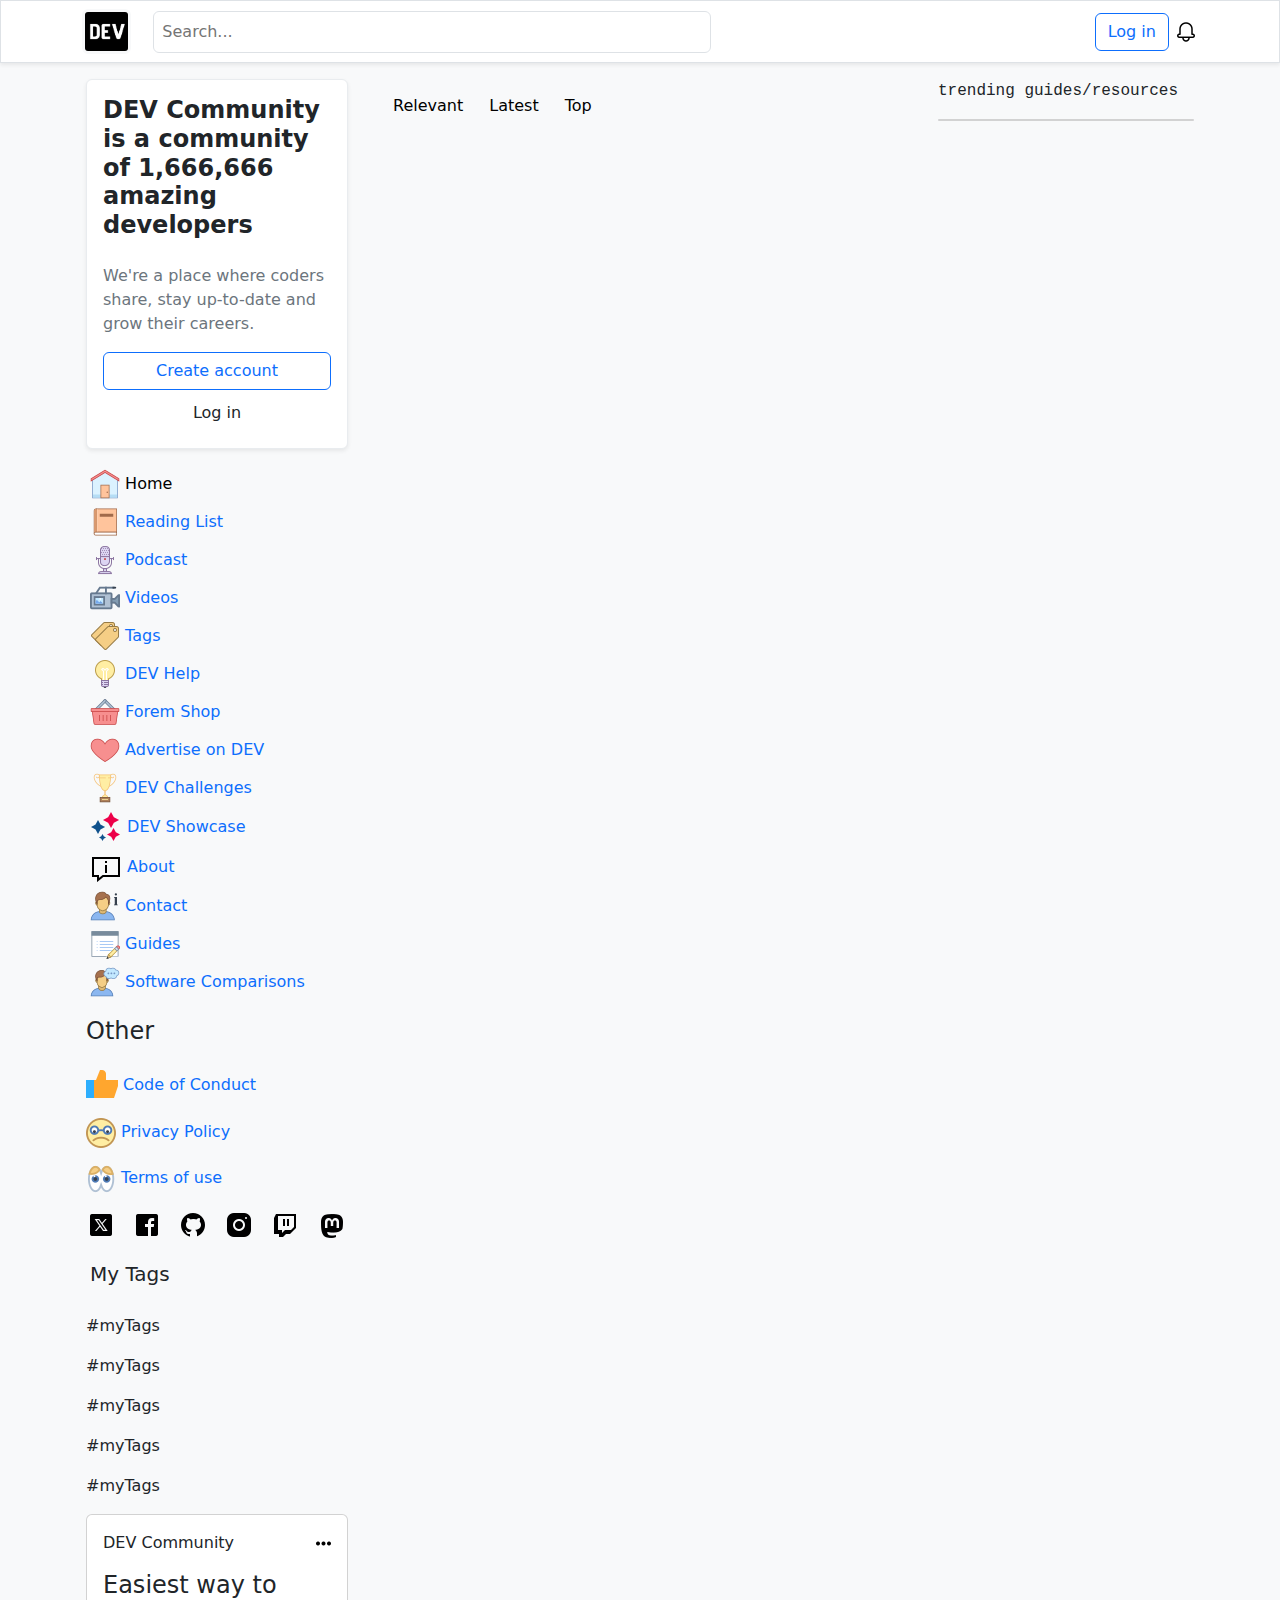
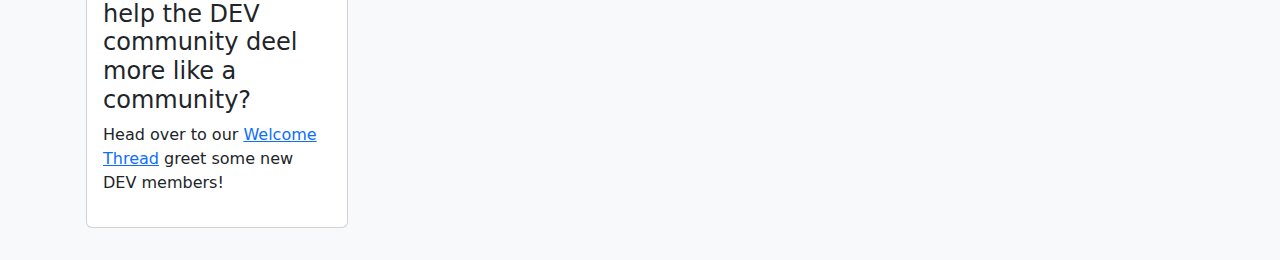
<file: index.html>
<!DOCTYPE html>
<html lang="en">

<head>
  <meta charset="UTF-8" />
  <meta name="viewport" content="width=device-width, initial-scale=1.0" />
  <link rel="stylesheet" href="./CSS/styles.css" />
  <link href="https://cdn.jsdelivr.net/npm/bootstrap@5.3.3/dist/css/bootstrap.min.css" rel="stylesheet"
    integrity="sha384-QWTKZyjpPEjISv5WaRU9OFeRpok6YctnYmDr5pNlyT2bRjXh0JMhjY6hW+ALEwIH" crossorigin="anonymous" />
  <title>Test Work Final</title>
</head>

<body class="bg-body-tertiary">
  <!-- NAV-BAR -->
  <nav class="navbar sticky bg-white shadow-sm border">
    <div class="container justify-content-evenly">
      <!-- DIV .INPUT-BAR -->
      <div class="input-bar col-8">
        <a class="navbar-brand" href="#">
          <img class="border border-3 border-light rounded" src="./IMG/dev-black.png" alt="DEV" width="49"
            height="45" />
        </a>
        <input id="searchBar" type="text" class="border rounded p-2 col-9 sticky-top bg-white" placeholder="Search..." />
      </div>
      <div class="col-4 d-flex justify-content-end">
        <!-- BOTON CREATE-POST -->
        <div class="create-post me-4">
          <button class="btn btn-outline-primary" id="createPost"
            onclick="window.location.href = 'VIEWS/userPost.html'">Create Post</button>

        </div>
        <!-- DIV .LOGOUT-BUTTON-BAR -->
        <div class="logut-button-bar me-4">
          <button type="button" class="btn btn-outline-warning d-none" id="logoutHome"
            onclick="window.location.href = 'index.html'">
            Log out
          </button>
        </div>
        <!-- DIV .LOGIN-BUTTON-BAR -->
        <div class="login-button-bar">
          <button type="button" class="login-button btn btn-outline-primary d-none" id="loginBtnNav"
            onclick="window.location.href = 'VIEWS/loginPage.html'">
            Log in
          </button>
          <img src="./IMG/icons8-bell-24.png" alt="Bell" />
          <img id="avatar-login" class="img-thumbnail rounded-circle" width="35"
            src="./IMG/imageslocomotionLogo123445666556756.png" alt="locomotion-logo" />
        </div>
      </div>
    </div>
  </nav>

  <!-- MAIN CONATINER (AQUI VAN LOS SIDE-BAR Y CENTRAL BAR)   -->
  <div class="container text-center d-flex flex-row mb-3 p-3">
    <!-- CONTENEDOR DE LOS LEFT, CENTRAL Y RIGHTBAR -->
    <div class="row">
      <!-- LEFT-BAR -->
      <div class="col">

        <!-- CODIGO DE JAIRO BERMEJO-->
        <!-- card create account & login (left) -->
        <div id="login-card" class='d-none loggin-card card border-light-subtle text-start shadow-sm col-md-auto'>
          <div class='card-body'>
            <h5 class='card-title pb-3 fw-bold fs-4'>DEV Community is a community of 1,666,666 amazing
              developers
            </h5>
            <p class='card-text text-secondary'>We're a place where coders share, stay up-to-date
              and grow their careers.
            </p>
            <div class='d-flex flex-column gap-1'>
              <button type='button' class='btn btn-outline-primary'>Create account</button>
              <a href='VIEWS/loginPage.html' class='w-100'>
                <button id="loginhome" type='button' class='btn btn-login w-100'>Log in</button>
              </a>
            </div>
          </div>
        </div>
        <!-- MENU LISTA SETTINGS -->
        <div class="setting-menu">
          <ul class="d-flex flex-column align-items-md-start list-group mt-3 list-unstyled">
            <li class="p-1">

              <img class="" src="./IMG/icons8-home-30.png" alt=""></svg>
              <a class="link-offset-2 link-offset-3-hover link-underline link-underline-opacity-0 link-underline-opacity-75-hover text-black"
                href="">Home

              </a>
            </li>
            <li class="p-1">

              <img class="" src="./IMG/icons8-book-30.png" alt=""></svg>
              <a class="link-offset-2 link-offset-3-hover link-underline link-underline-opacity-0 link-underline-opacity-75-hover"
                href="">Reading List

              </a>
            </li>
            <li class=" p-1">

              <img class="" src="./IMG/icons8-podcast-30.png" alt=""></svg>
              <a class="link-offset-2 link-offset-3-hover link-underline link-underline-opacity-0 link-underline-opacity-75-hover""
                  href=""
                  >Podcast
              
              </a>
            </li>
              <li class=" p-1">

                <img class="" src="./IMG/icons8-video-camera-30.png" alt=""></svg>
                <a class="link-offset-2 link-offset-3-hover link-underline link-underline-opacity-0 link-underline-opacity-75-hover""
                  href=""
                  >Videos
              
              </a>
            </li>
              <li class=" p-1">

                  <img class="" src="./IMG/icons8-tags-30.png" alt=""></svg>
                  <a class="link-offset-2 link-offset-3-hover link-underline link-underline-opacity-0 link-underline-opacity-75-hover""
                  href=""
                  >Tags
              
              </a>
            </li>
              <li class=" p-1">

                    <img class="" src="./IMG/icons8-light-30.png" alt=""></svg>
                    <a class="link-offset-2 link-offset-3-hover link-underline link-underline-opacity-0 link-underline-opacity-75-hover"
                      href="">DEV Help

                    </a>
            </li>
            <li class="p-1">

              <img class="" src="./IMG/icons8-shopping-basket-30.png" alt=""></svg>
              <a class="link-offset-2 link-offset-3-hover link-underline link-underline-opacity-0 link-underline-opacity-75-hover"
                href="">Forem Shop

              </a>
            </li>
            <li class="p-1">

              <img class="" src="./IMG/icons8-love-30.png" alt=""></svg>
              <a class="link-offset-2 link-offset-3-hover link-underline link-underline-opacity-0 link-underline-opacity-75-hover"
                href="">Advertise on DEV

              </a>
            </li>
            <li class="p-1">

              <img class="" src="./IMG/icons8-trophy-30.png" alt=""></svg>
              <a class="link-offset-2 link-offset-3-hover link-underline link-underline-opacity-0 link-underline-opacity-75-hover"
                href="">DEV Challenges

              </a>
            </li>
            <li class="p-1">

              <img class="" src="./IMG/icons8-shine-32.png" alt=""></svg>
              <a class="link-offset-2 link-offset-3-hover link-underline link-underline-opacity-0 link-underline-opacity-75-hover"
                href="">DEV Showcase

              </a>
            </li>
            <li class="p-1">

              <img class="" src="./IMG/icons8-about-32.png" alt=""></svg>
              <a class="link-offset-2 link-offset-3-hover link-underline link-underline-opacity-0 link-underline-opacity-75-hover"
                href="">About

              </a>
            </li>
            <li class="p-1">

              <img class="" src="./IMG/icons8-contact-30.png" alt=""></svg>
              <a class="link-offset-2 link-offset-3-hover link-underline link-underline-opacity-0 link-underline-opacity-75-hover"
                href="">Contact

              </a>
            </li>
            <li class="p-1">

              <img class="" src="./IMG/icons8-edit-property-30.png" alt=""></svg>
              <a class="link-offset-2 link-offset-3-hover link-underline link-underline-opacity-0 link-underline-opacity-75-hover"
                href="">Guides

              </a>
            </li>
            <li class="p-1">

              <img class="" src="./IMG/icons8-thinking-30.png" alt=""></svg>
              <a class="link-offset-2 link-offset-3-hover link-underline link-underline-opacity-0 link-underline-opacity-75-hover"
                href="">Software Comparisons

              </a>
            </li>
          </ul>
        </div>
        <div class="other d-flex flex-column align-items-md-start mt-3">
          <h4>Other</h4>
          <ul class="d-flex flex-column align-items-md-start list-group list-unstyled">
            <li class="mt-3"><a
                class="link-offset-2 link-offset-1-hover link-underline link-underline-opacity-0 link-underline-opacity-75-hover"
                href="">
                <img src="./IMG/icons8-thumb-up-32.png" alt="">
                Code of Conduct</a></li>
            <li class="mt-3"><a
                class="link-offset-2 link-offset-1-hover link-underline link-underline-opacity-0 link-underline-opacity-75-hover"
                href="">
                <img src="./IMG/icons8-nerd-30.png" alt="">
                Privacy Policy</a></li>
            <li class="mt-3"><a
                class="link-offset-2 link-offset-1-hover link-underline link-underline-opacity-0 link-underline-opacity-75-hover"
                href="">
                <img src="./IMG/icons8-eyes-30.png" alt="">
                Terms of use</a></li>
            <div class="other-social-buttons mt-3 d-flex justify-content-between gap-3">
              <label for=""><img class="x-button-logo" src="./IMG/icons8-x-30.png" alt="X" /></label>
              <label for=""><img class="facebook-button-logo" src="./IMG/icons8-facebook-30.png"
                  alt="facebook" /></label>
              <label for=""><img class="github-button-logo" src="./IMG/icons8-github-30.png" alt="github" /></label>
              <label for=""><img class="instagram-button-logo" src="./IMG/icons8-instagram-30.png"
                  alt="instagram" /></label>
              <label for=""><img class="twitch-button-logo" src="./IMG/icons8-twitch-30.png" alt="twitch" /></label>
              <label for=""><img class="mastodon-button-logo" src="./IMG/icons8-mastodon-32.png"
                  alt="mastodon" /></label>
            </div>
          </ul>
        </div>
        <!-- AQUI VAN LOS TAGS -->
        <div class="my-tags col d-flex flex-column align-items-md-start mt-3">
          <h5 class="p-1 rounded" href="#simple-list-item-1">My Tags</h5>
          <div data-bs-spy="scroll" data-bs-target="#navbar-example2" data-bs-root-margin="0px 0px -40%"
            data-bs-smooth-scroll="true" class="scrollspy-example bg-body-tertiary mt-3 rounded-2" tabindex="0">
            <!-- <h4 id="scrollspyHeading1">First heading</h4> -->
            <p>#myTags</p>
            <!-- <h4 id="scrollspyHeading2">Second heading</h4> -->
            <p>#myTags</p>
            <!-- <h4 id="scrollspyHeading3">Third heading</h4> -->
            <p>#myTags</p>
            <!-- <h4 id="scrollspyHeading4">Fourth heading</h4> -->
            <p>#myTags</p>
            <!-- <h4 id="scrollspyHeading5">Fifth heading</h4> -->
            <p>#myTags</p>

          </div>
        </div>
        <!-- CARD DEV COMMUNITY -->
        <div class="dev-community card p-3">
          <div class="content-text-community d-flex justify-content-between">
          <div class="text-community text-start">
            <p>DEV Community</p>
          </div>
          <div class="ellipse-logo-button">
            <label for=""><img src="./IMG/icons8-ellipsis-30.png" alt="" width="15px"></label>
          </div>
        </div>
          <div class="text-description-card text-start">
            <h4>Easiest way to help the DEV community deel more like a community?</h4>
          </div>
          <div class="text-low-card text-start">
            <p>Head over to our <a href="">Welcome Thread</a> greet some new DEV members!</p>
          </div>
        </div>
      </div>
      <!-- COLUMNA CENTRAL (POST) -->
      <div class="col-md-6">
        <div class="main-container col-md-auto">
          <div class="d-flex m-2">
            <button id="filter-relevant" class="btn btn-light">Relevant</button>
            <button id="filter-latest" class="btn btn-light">Latest</button>
            <button id="filter-top" class="btn btn-light">Top</button>
          </div>
          <div id="main-post" class="main-container col-md-auto border-light-subtle"></div>



        </div>
      </div>
      <!-- COLUMNA DERECHA (RIGHT-BAR) -->
      <div class="col">
        <p class="font-monospace text-start">trending guides/resources</p>
        <div class="list-group col" id="list-post-tags">

        </div>
        <div class="card"></div>
      </div>
    </div>
  </div>
  <script src="https://cdn.jsdelivr.net/npm/bootstrap@5.3.3/dist/js/bootstrap.bundle.min.js"
    integrity="sha384-YvpcrYf0tY3lHB60NNkmXc5s9fDVZLESaAA55NDzOxhy9GkcIdslK1eN7N6jIeHz"
    crossorigin="anonymous"></script>
  <script src="JS/main.js" type="module"></script>
  <script src="./JS/loggin.js"></script>
</body>

</html>
</file>
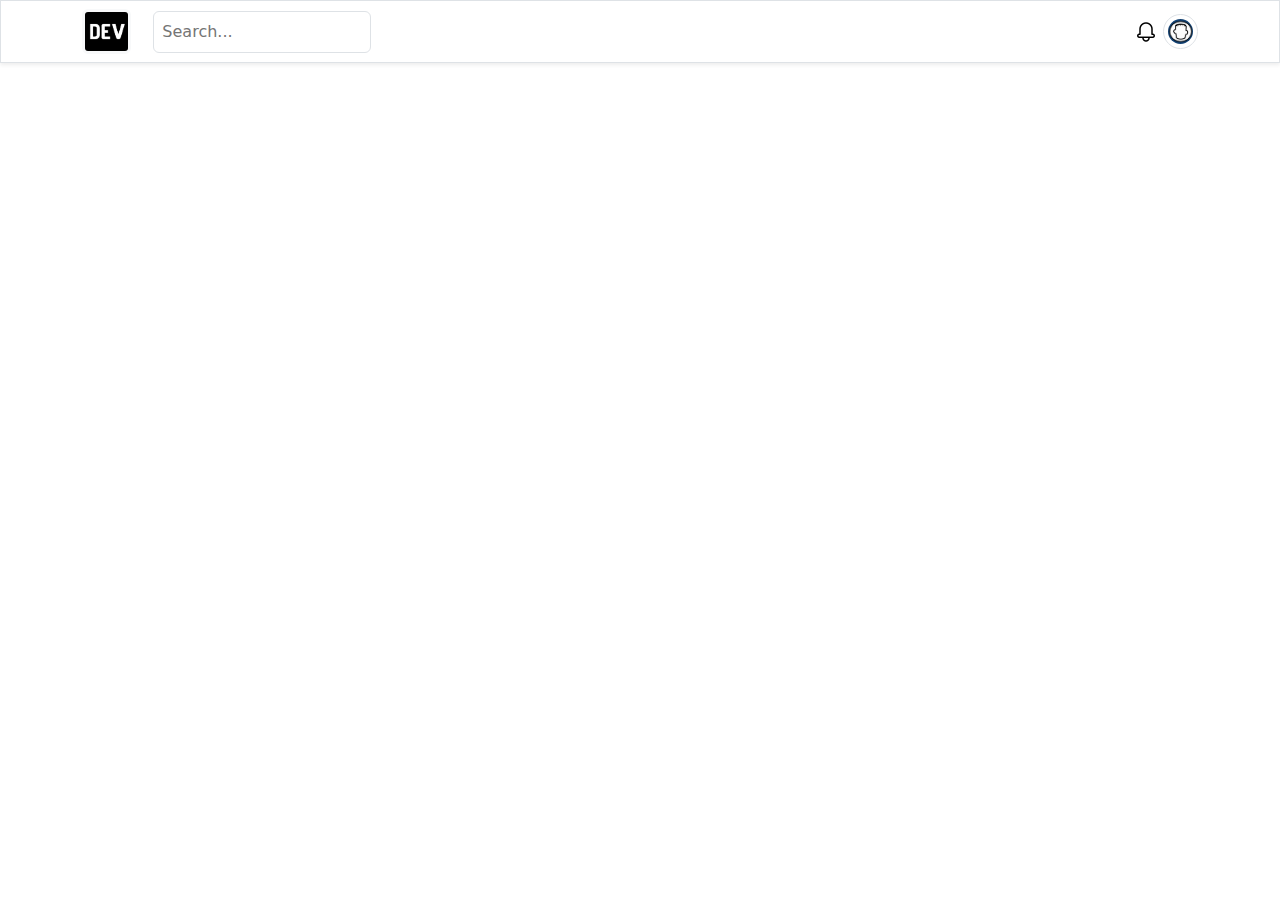
<file: searchtest.html>
<!DOCTYPE html>
<html lang="en">

<head>
    <meta charset="UTF-8">
    <meta name="viewport" content="width=device-width, initial-scale=1.0">
    <title>Document</title>
    <link href="https://cdn.jsdelivr.net/npm/bootstrap@5.3.3/dist/css/bootstrap.min.css" rel="stylesheet"
        integrity="sha384-QWTKZyjpPEjISv5WaRU9OFeRpok6YctnYmDr5pNlyT2bRjXh0JMhjY6hW+ALEwIH" crossorigin="anonymous" />
</head>

<body>
    <nav class="navbar sticky-top bg-white shadow-sm border">
        <div class="container">
            <div class="input-bar">
                <a class="navbar-brand" href="#">
                    <img class="border border-3 border-light rounded" src="./IMG/dev-black.png" alt="DEV" width="49"
                        height="45" />
                </a>
                <input id="searchBar" type="text" class="border rounded p-2" placeholder="Search..." />
            </div>
            <div class="d-flex justify-content-end">
                <div class="logut-button-bar me-4">
                    <button type="button" class="btn btn-outline-warning d-none" id="logoutHome"
                        onclick="window.location.href = 'index.html'">Log out</button>
                </div>
                <div class="login-button-bar">
                    <button type="button" class="login-button btn btn-outline-primary d-none" id="loginBtnNav"
                        onclick="window.location.href = 'VIEWS/loginpage.html'">Log in</button>
                    <img src="./IMG/icons8-bell-24.png" alt="Bell" />
                    <img id="avatar-login" class="img-thumbnail rounded-circle" width="35"
                        src="./IMG/imageslocomotionLogo123445666556756.png" alt="locomotion-logo" />
                </div>
            </div>
        </div>
    </nav>
    <div id="posts-container" class="container mt-3"></div> <!-- Contenedor de posts -->
    <script src="JS/searchnav.js"></script>
    <script src="https://cdn.jsdelivr.net/npm/bootstrap@5.3.3/dist/js/bootstrap.bundle.min.js"
        integrity="sha384-YvpcrYf0tY3lHB60NNkmXc5s9fDVZLESaAA55NDzOxhy9GkcIdslK1eN7N6jIeHz"
        crossorigin="anonymous"></script>
</body>

</html>
</file>
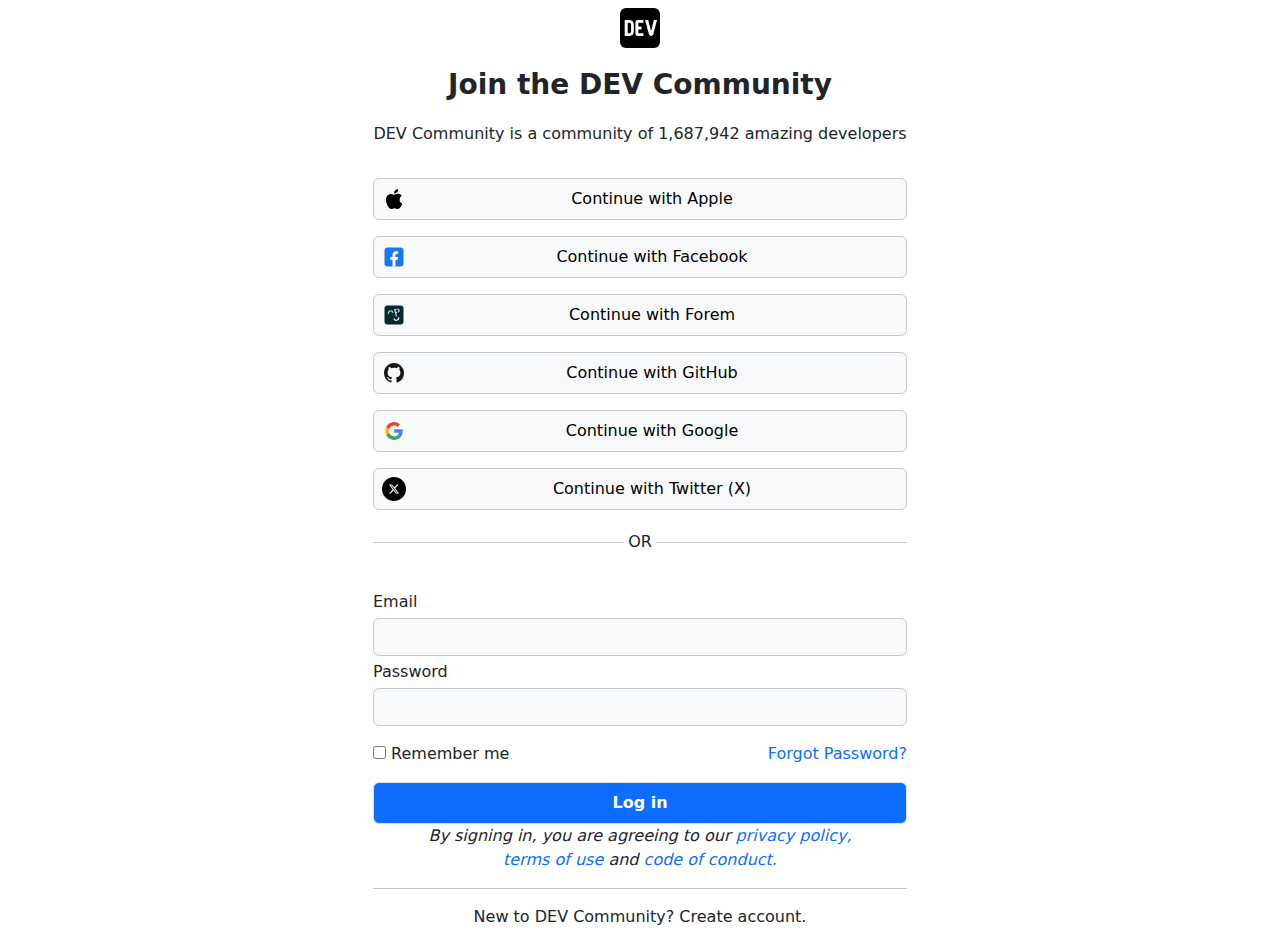
<file: VIEWS/loginPage.html>
<!DOCTYPE html>
<html lang="en">

<head>
  <meta charset="UTF-8" />
  <meta name="viewport" content="width=device-width, initial-scale=1.0" />
  <title>Document</title>
  <link href="https://cdn.jsdelivr.net/npm/bootstrap@5.3.3/dist/css/bootstrap.min.css" rel="stylesheet"
    integrity="sha384-QWTKZyjpPEjISv5WaRU9OFeRpok6YctnYmDr5pNlyT2bRjXh0JMhjY6hW+ALEwIH" crossorigin="anonymous" />
</head>

<body>
  <div class="container mt-2 h-100">
    <div class="row w-50 mx-auto gap-3">
      <div class="d-flex flex-column text-center gap-3">
        <a href="" class="d-inline-block">
          <img class="rounded" width="40" src="../IMG/dev-black.png" alt="" />
        </a>
        <span class="fw-bold fs-3">Join the DEV Community</span>
        <p>DEV Community is a community of 1,687,942 amazing developers</p>
      </div>
      <div class="d-flex flex-column gap-3">
        <button class="btn btn-light d-flex p-2 border rounded border-secondary-subtle">
          <img src="../IMG/log-in//apple.svg" alt="" /><span class="w-100 fw-medium fs-6 text-center">Continue with
            Apple</span>
        </button>
        <button class="btn btn-light d-flex p-2 border rounded border-secondary-subtle">
          <img src="../IMG/log-in//facebook.svg" alt="" /><span class="w-100 fw-medium fs-6 text-center">Continue with
            Facebook</span>
        </button>
        <button class="btn btn-light d-flex p-2 border rounded border-secondary-subtle">
          <img src="../IMG/log-in//forem.svg" alt="" /><span class="w-100 fw-medium fs-6 text-center">Continue with
            Forem</span>
        </button>
        <button class="btn btn-light d-flex p-2 border rounded border-secondary-subtle">
          <img src="../IMG/log-in//GitHub.svg" alt="" /><span class="w-100 fw-medium fs-6 text-center">Continue with
            GitHub</span>
        </button>
        <button class="btn btn-light d-flex p-2 border rounded border-secondary-subtle">
          <img src="../IMG/log-in//Google.svg" alt="" /><span class="w-100 fw-medium fs-6 text-center">Continue with
            Google</span>
        </button>
        <button class="btn btn-light d-flex p-2 border rounded border-secondary-subtle">
          <img src="../IMG/log-in/Twiter.svg" alt="" /><span class="w-100 fw-medium fs-6 text-center">Continue with
            Twitter (X)</span>
        </button>
      </div>
      <div class="d-flex">
        <hr class="w-100" />
        <p class="p-1">OR</p>
        <hr class="w-100" />
      </div>
      <div class="d-flex flex-column gap-1">
        <label for="email">Email</label>
        <input class="btn btn-light border rounded border-secondary-subtle is-invalid" id="email" type="email"
          required />
        <label for="password">Password</label>
        <input class="btn btn-light border rounded border-secondary-subtle is-invalid" id="password" type="password"
          required />
      </div>
      <div class="d-flex justify-content-between">
        <div>
          <input id="remember" type="checkbox" />
          <label for="remember">Remember me</label>
        </div>
        <a href="" class="text-decoration-none">Forgot Password?</a>
      </div>
      <div>
        <button id="loginForm" class="btn-login p-2 border rounded text-white w-100 bg-primary">
          <span class="fw-semibold text-decoration-none text-white">Log in</span>
        </button>
        <div class="">
          <p class="px-5 text-center text-decoration-none fst-italic">
            By signing in, you are agreeing to our
            <span>
              <a class="text-decoration-none" href="">
                privacy policy, terms of use
              </a>
            </span>
            and
            <span>
              <a class="text-decoration-none" href=""> code of conduct. </a>
            </span>
          </p>
        </div>
        <hr />
        <p class="text-center">New to DEV Community? Create account.</p>
      </div>

    </div>

    <script src="https://cdn.jsdelivr.net/npm/bootstrap@5.3.3/dist/js/bootstrap.bundle.min.js"
      integrity="sha384-YvpcrYf0tY3lHB60NNkmXc5s9fDVZLESaAA55NDzOxhy9GkcIdslK1eN7N6jIeHz"
      crossorigin="anonymous"></script>
    <script src="../JS/userloggin.js"></script>

</body>

</html>
</file>
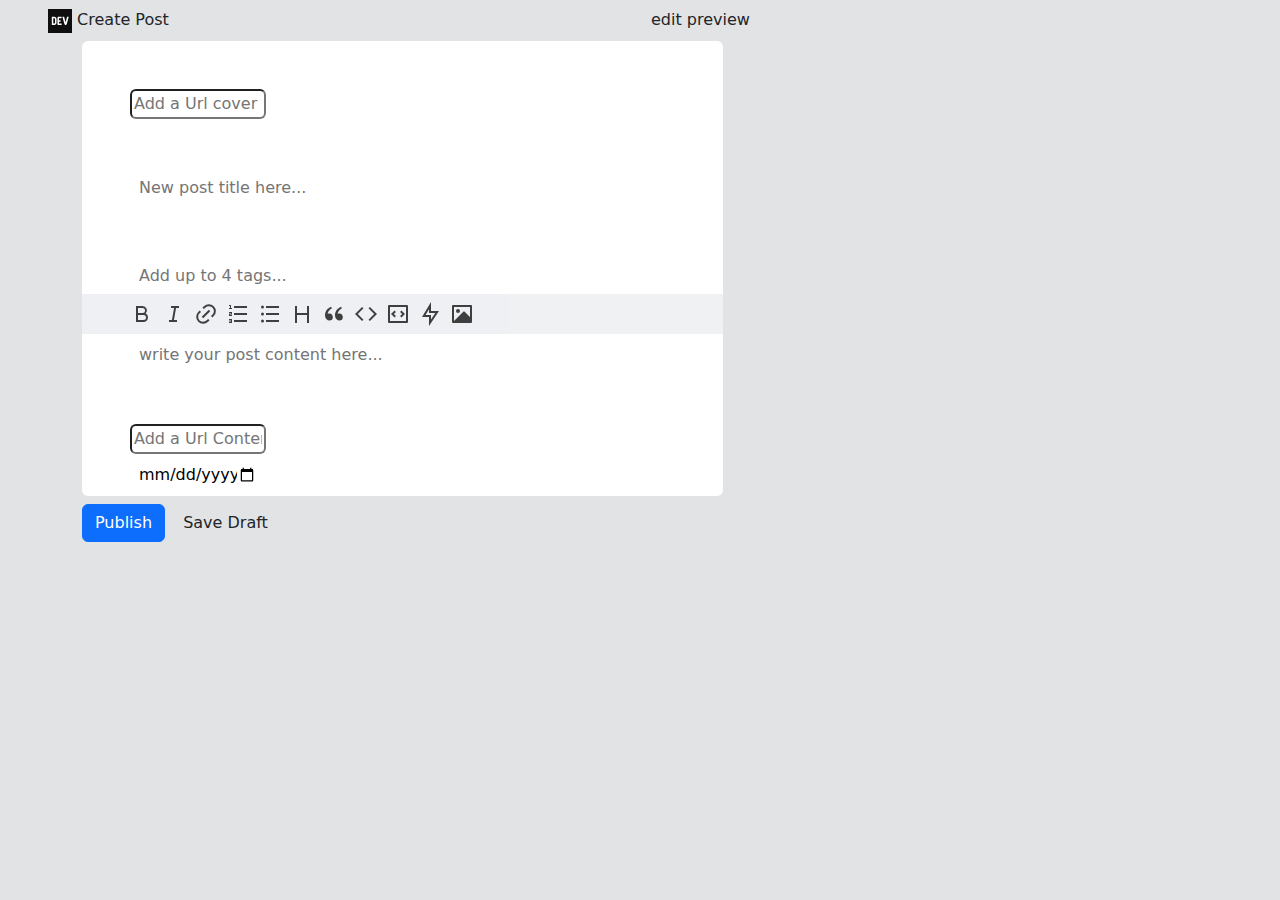
<file: VIEWS/userPost.html>
<!DOCTYPE html>
<html lang="en">
  <head>
    <meta charset="UTF-8" />
    <meta name="viewport" content="width=device-width, initial-scale=1.0" />
    <title>Document</title>
    <link
      href="https://cdn.jsdelivr.net/npm/bootstrap@5.3.3/dist/css/bootstrap.min.css"
      rel="stylesheet"
      integrity="sha384-QWTKZyjpPEjISv5WaRU9OFeRpok6YctnYmDr5pNlyT2bRjXh0JMhjY6hW+ALEwIH"
      crossorigin="anonymous"
    />
  </head>
  <body class="vh-100 bg-secondary-subtle">
    <header class="">
      <div class="d-flex justify-content-between px-5 py-2">
        <div>
          <a href="/index.html"><img src="../IMG/img/about.svg" alt="" /></a>
          <span>Create Post</span>
        </div>
        <div>
          <span>edit</span>
          <span>preview</span>
        </div>
        <div></div>
      </div>
    </header>
    <div class="container">
      <div class="row">
        <div class="col-7">
          <form id="card-form" action="" enctype="multipart/form-data">
            <div class="bg-white rounded">
              <div class="mx-5 gap-5 d-flex flex-column">
                <input
                  class="w-25 mt-5 rounded"
                  type="url"
                  placeholder="Add a Url cover image"
                  name="Image"
                  required
                />
                <input
                  class="border border-white p-2 border-opacity-10"
                  type="text"
                  placeholder="New post title here..."
                  name="Title"
                  id=""
                  required
                />
                <input
                  id="tags-input"
                  class="h-50 border border-white p-2 border-opacity-10"
                  type="text"
                  placeholder="Add up to 4 tags..."
                  name="Tags"
                  required
                />
              </div>
              <div class="d-flex gap-2 py-2 opacity-75 ps-5 bg-body-secondary">
                <span><img src="../IMG/img-post/1.svg" alt="" /></span>
                <span><img src="../IMG/img-post/2.svg" alt="" /></span>
                <span><img src="../IMG/img-post/3.svg" alt="" /></span>
                <span><img src="../IMG/img-post/4.svg" alt="" /></span>
                <span><img src="../IMG/img-post/5.svg" alt="" /></span>
                <span><img src="../IMG/img-post/6.svg" alt="" /></span>
                <span><img src="../IMG/img-post/7.svg" alt="" /></span>
                <span><img src="../IMG/img-post/8.svg" alt="" /></span>
                <span><img src="../IMG/img-post/9.svg" alt="" /></span>
                <span><img src="../IMG/img-post/10.svg" alt="" /></span>
                <span><img src="../IMG/img-post/11.svg" alt="" /></span>
              </div>
              <div class="d-flex flex-column px-5">
                <input
                  class="border border-white p-2 border-opacity-10"
                  type="text"
                  placeholder="write your post content here..."
                  required
                  name="Content"
                />
                <input
                  class="w-25 mt-5 rounded"
                  type="url"
                  placeholder="Add a Url Content image"
                  name="Img"
                  required
                />
                <input
                  type="date"
                  class="w-25 border border-white p-2 border-opacity-10"
                  name="Date"
                  id=""
                  required
                />
              </div>
            </div>
            <div class="pt-2">
              <button
                id="button-save-card"
                type="button"
                class="btn btn-primary"
              >
                Publish
              </button>
              <button class="btn">Save Draft</button>
            </div>
          </form>
        </div>
      </div>
    </div>
    <script
      src="https://cdn.jsdelivr.net/npm/bootstrap@5.3.3/dist/js/bootstrap.bundle.min.js"
      integrity="sha384-YvpcrYf0tY3lHB60NNkmXc5s9fDVZLESaAA55NDzOxhy9GkcIdslK1eN7N6jIeHz"
      crossorigin="anonymous"
    ></script>

    <script type="module" src="../JS/userPost.js"></script>
  </body>
</html>
</file>
<file: CSS/styles.css>
@charset "UTF-8";
* {
  box-sizing: border-box;
}

.footer {
  background-color: #e5e5e5;
  font-size: 0.875rem;
  padding: 3rem;
  margin-top: 5rem;
}
.footer__legals {
  color: #404040;
  margin: 0;
}
.footer__link {
  color: #3b49df;
  text-decoration: none;
}
.footer__link:hover {
  text-decoration: underline;
}
.footer__nav-links {
  margin: 0;
}
.footer__nav-link {
  list-style: none;
  display: flex;
  align-items: center;
}
.footer__nav-link:not(:last-child)::after {
  content: "•";
  font-size: 1.5rem;
  padding: 0 0.5rem;
}

#list-post-tags .card .title-tag {
  color: #404040;
  font-size: 1.25rem;
  padding: 0.75rem;
  text-align: left;
  border-bottom: 1px solid #f5f5f5;
}
#list-post-tags .card .title-tag:hover {
  color: #2f3ab2;
  cursor: pointer;
}
#list-post-tags .card .list-tags-aside {
  list-style: none;
  padding: 0;
  text-align: left;
  margin: 0;
}
#list-post-tags .card .list-tags-aside li {
  border-bottom: 1px solid #f5f5f5;
}
#list-post-tags .card .list-tags-aside li a {
  text-decoration: none;
  padding: 1rem;
  display: block;
  color: #404040;
  font-weight: 200;
}
#list-post-tags .card .list-tags-aside li a:hover {
  color: #2f3ab2;
}

.image-post-detail {
  width: 100%;
  border-radius: 0.5rem 0.5rem 0 0;
}

.content {
  padding: 1.5rem;
}

.content-user {
  display: flex;
  margin-bottom: 1.4rem;
}
.content-user .image-user {
  width: 40px;
  height: 40px;
  border-radius: 20px;
}
.content-user p {
  margin: 0;
}

.content-info-user {
  margin-left: 0.75rem;
  color: #404040;
}
.content-info-user .text-user {
  font-weight: 700;
}
.content-info-user .date-post {
  font-size: 0.75rem;
  color: #717171;
}

.content-reactions {
  display: flex;
  align-items: center;
  margin: 0.75rem;
}
.content-reactions .number-reactions {
  padding-left: 0.5rem;
}

.post-title {
  font-size: 1.85rem;
  color: #171717;
}

.post-text .text {
  color: #171717;
  font-size: 1rem;
}

.content-tag {
  display: flex;
  flex-wrap: wrap;
  margin-bottom: 1.25rem;
}
.content-tag .tag {
  border-radius: 0.5rem;
  padding: 0.25rem;
  color: #717171;
  background-color: transparent;
  border: 1px solid transparent;
  cursor: pointer;
}
.content-tag .tag:hover {
  background-color: rgba(86, 39, 101, 0.1);
  border: 1px solid rgba(86, 39, 101, 0.4);
}

#card-author {
  border-top: 44px solid #171717 !important;
  padding: 1rem 1rem 2rem;
}
#card-author .btn-primary {
  background-color: #3b49df !important;
  border: none !important;
}
#card-author .btn-primary:hover {
  background-color: #2f3ab2 !important;
}
#card-author .content-info-author {
  display: flex;
  align-items: center;
  margin-bottom: 1.5rem;
}
#card-author .content-info-author .image-user {
  width: 40px;
  height: 40px;
  border-radius: 20px;
}
#card-author .content-info-author .text {
  margin: 0;
  font-weight: 700;
  color: #404040;
  font-size: 1.25em;
  padding-left: 0.75rem;
}

.image-datail {
  width: 100%;
  text-align: center;
  margin-top: 2rem;
}

.image-post {
  width: 100%;
  border-radius: 0.5rem 0.5rem 0 0;
  display: none;
}

.main-post:first-of-type .image-post {
  display: block;
}

#main-post a {
  text-decoration: none;
}
#main-post .post-title:hover {
  color: #2f3ab2;
}

@media only screen and (min-width: 576px) {
  #content-post .content {
    padding: 2rem 4rem;
  }
  #content-post .post-title {
    font-size: 3rem;
  }
  #content-post .post-text .text {
    overflow-wrap: break-word;
    font-size: 1.25rem;
  }
}/*# sourceMappingURL=styles.css.map */
</file>
